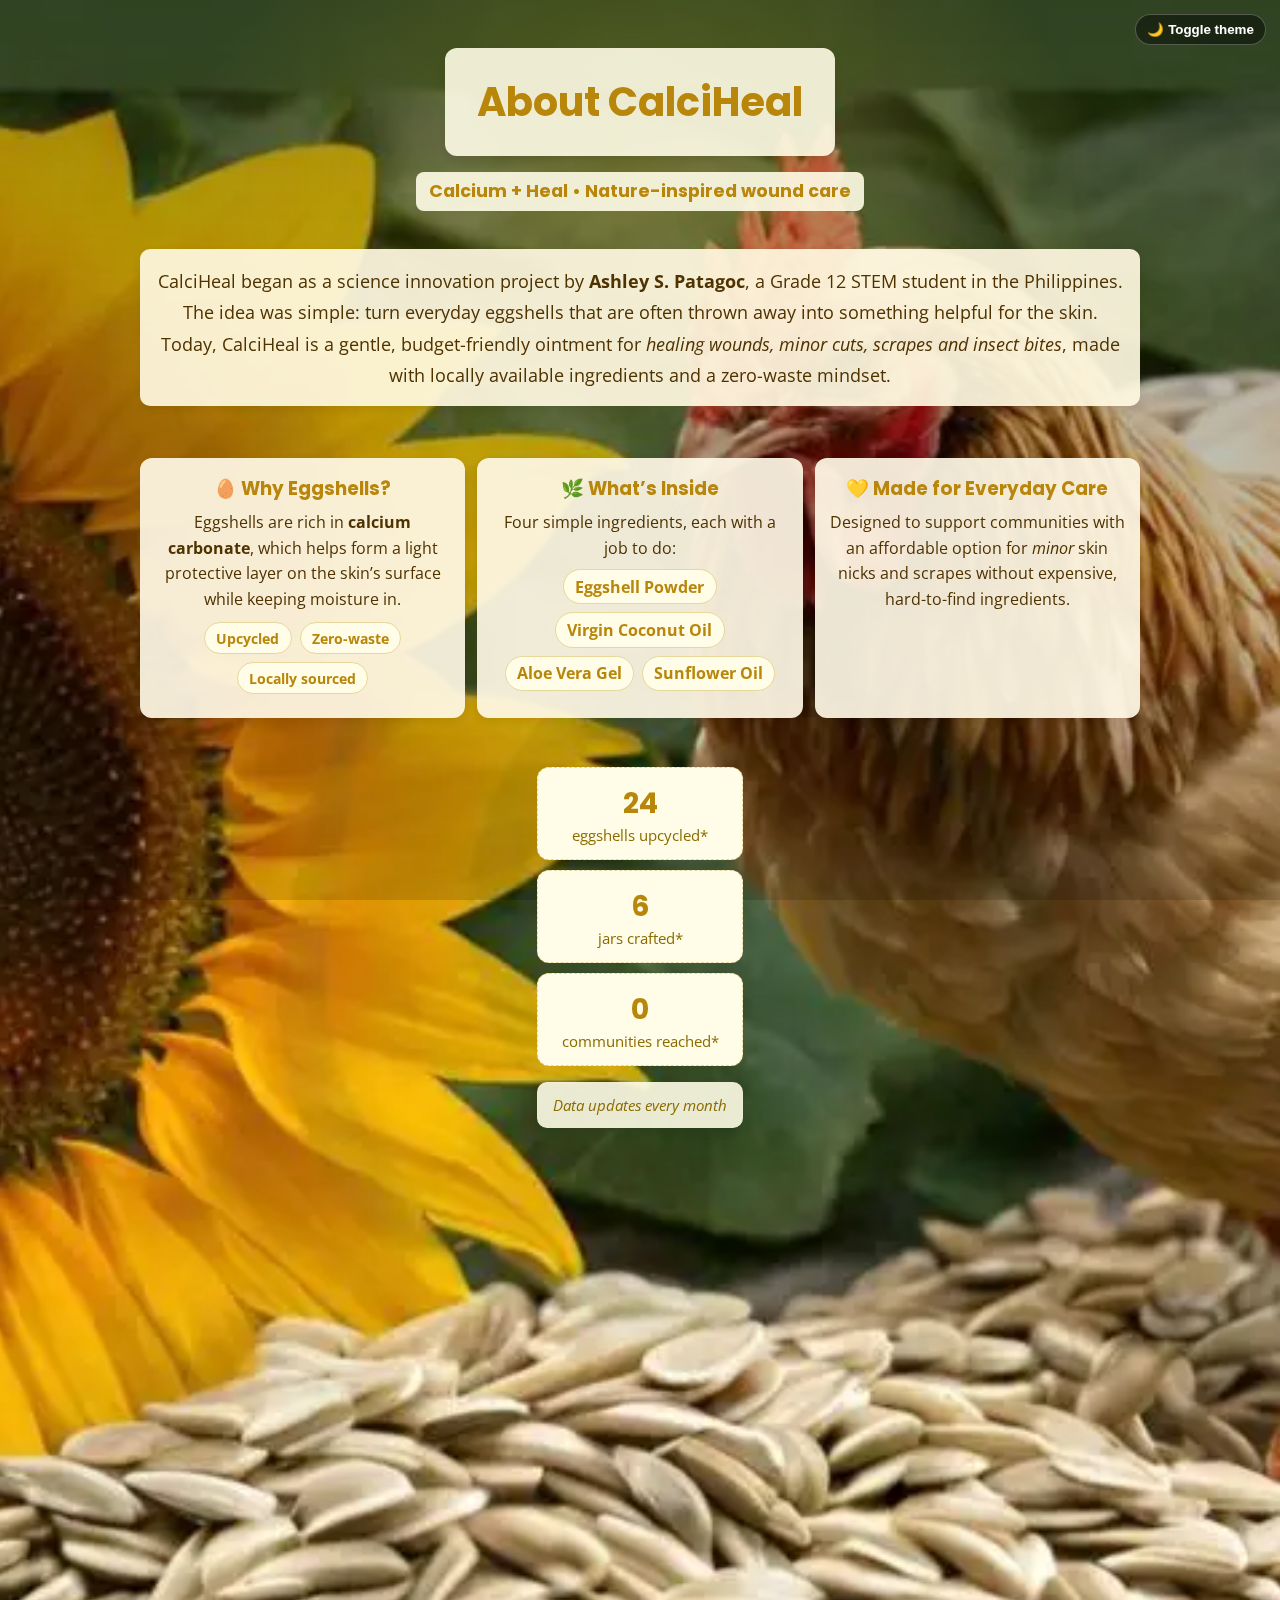
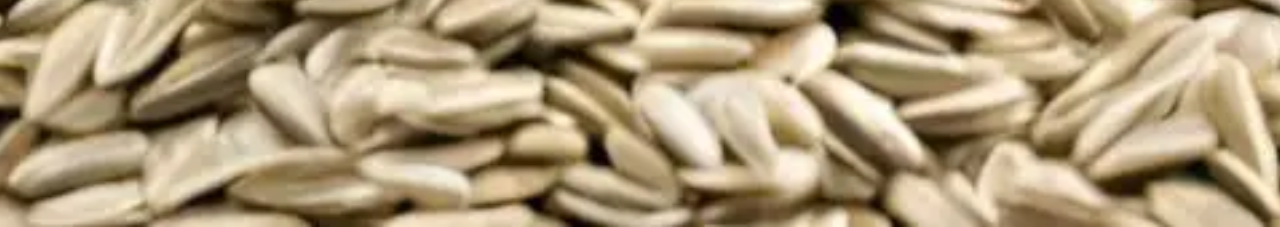
<file: about.html>
<!DOCTYPE html>
<html lang="en">
<head>
  <meta charset="UTF-8" />
  <meta name="viewport" content="width=device-width, initial-scale=1.0"/>
  <title>About – CalciHeal</title>

  <!-- Google Fonts -->
  <link href="https://fonts.googleapis.com/css2?family=Open+Sans&family=Poppins:wght@600&display=swap" rel="stylesheet">

  <style>
    /* =========================
       THEME TOKENS
       ========================= */
    :root{
      /* Light */
      --bg: #fffbea;
      --panel: rgba(255,253,231,.9);
      --panel-solid:#fffef6;
      --text:#4e3200;
      --muted:#8b6b00;
      --accent:#ffd60a;
      --accent-2:#ffc300;

      --chip-bg:#fffde7; --chip-br:#e7d79a;
      --card-bg:rgba(255,249,230,.92);
      --card2-bg:rgba(255,248,225,.92);
      --step-bg:#fffdf0;
      --stat-bg:#fffde7; --stat-br:#e7d79a;

      --shadow-sm:0 4px 10px rgba(0,0,0,.08);
      --shadow-md:0 6px 14px rgba(0,0,0,.1);
      --shadow-lg:0 10px 24px rgba(0,0,0,.18);
      --ring:0 0 0 3px rgba(234,179,8,.35);
      --link:#b8860b;
    }

    body[data-theme="dark"]{
      /* Dark */
      --bg:#0f0f0f;
      --panel: rgba(0,0,0,.55);
      --panel-solid:#121212;
      --text:#f3f4f6;
      --muted:#cbd5e1;
      --accent:#facc15;
      --accent-2:#eab308;

      --chip-bg:#262626; --chip-br:#333333;
      --card-bg:#1f1f1f;
      --card2-bg:#1a1a1a;
      --step-bg:#1f1f1f;
      --stat-bg:#1a1a1a; --stat-br:#333333;

      --shadow-sm:0 4px 12px rgba(0,0,0,.35);
      --shadow-md:0 6px 16px rgba(0,0,0,.4);
      --shadow-lg:0 10px 28px rgba(0,0,0,.5);
      --ring:0 0 0 3px rgba(250,204,21,.35);
      --link:#facc15;
    }

    /* =========================
       BASE
       ========================= */
    *{box-sizing:border-box}
    body{
      margin:0; font-family:'Open Sans',sans-serif; color:var(--text);
      display:flex; flex-direction:column; align-items:center; justify-content:center;
      text-align:center; padding:3rem 1rem; min-height:100vh;
      background-image:url("Image/chicksf.webp"); background-repeat:no-repeat; background-size:cover; background-position:center;
      opacity:0; transition:opacity .8s ease-in-out;
      position:relative;
    }
    /* dark overlay on bg photo for readability */
    body::before{
      content:""; position:fixed; inset:0; pointer-events:none;
      background:
        radial-gradient(60% 60% at 50% 20%, rgba(255,214,10,.22), transparent 60%),
        linear-gradient(to bottom, rgba(0,0,0,.35), rgba(0,0,0,.15));
      transition: background .3s ease; z-index:-1;
    }
    body[data-theme="dark"]::before{
      background:
        radial-gradient(60% 60% at 50% 20%, rgba(250,204,21,.18), transparent 60%),
        linear-gradient(to bottom, rgba(0,0,0,.6), rgba(0,0,0,.4));
    }
    body.fade-in{opacity:1}

    /* theme toggle */
    .theme-toggle{
      position:fixed; right:14px; top:14px; z-index:10;
      display:inline-flex; align-items:center; gap:8px;
      padding:.45rem .7rem; border-radius:999px; font-weight:700; cursor:pointer;
      background: rgba(0,0,0,.45); color:#fff; border:1px solid rgba(255,255,255,.25);
      backdrop-filter: blur(4px);
    }
    body[data-theme="dark"] .theme-toggle{
      background: rgba(255,255,255,.12); color:#fff; border-color: rgba(255,255,255,.25);
    }
    .theme-toggle:focus-visible{outline:var(--ring)}

    /* =========================
       CONTENT BLOCKS
       ========================= */
    .heading-box{
      background-color:var(--panel); padding:1.5rem 2rem; border-radius:12px; box-shadow:var(--shadow-sm); margin-bottom:1rem
    }
    .heading-box h1{margin:0; font-size:2.5rem; font-family:'Poppins',sans-serif; color:var(--link)}

    .subtext{
      font-size:1.1rem; font-weight:700; font-family:'Poppins',sans-serif; color:#a67600;
      color:var(--link);
      margin:0 0 1.25rem; background:var(--panel); padding:.4rem .8rem; border-radius:8px; display:inline-block
    }

    .section{max-width:1000px; margin:0 auto 1.2rem}
    .lead{
      font-size:1.15rem; line-height:1.7; background:var(--card2-bg); color:var(--text);
      padding:1rem; border-radius:10px; box-shadow:var(--shadow-sm)
    }

    .cards{display:grid; grid-template-columns:repeat(auto-fit,minmax(240px,1fr)); gap:12px; margin:14px auto}
    .card{background:var(--card-bg); padding:14px; border-radius:12px; box-shadow:var(--shadow-sm); color:var(--text)}
    .card h3{margin:.2rem 0 .5rem; font-family:'Poppins',sans-serif; color:var(--link); font-size:1.15rem}
    .card p{margin:.25rem 0 0; font-size:1rem; line-height:1.6; color:var(--text)}

    .badges{display:flex; flex-wrap:wrap; gap:.5rem; justify-content:center; margin:.6rem 0}
    .badge{background:var(--chip-bg); border:1px solid var(--chip-br); color:var(--link); border-radius:999px; padding:.35rem .7rem; font-size:.9rem; font-weight:700}

    /* Ingredient chips with tooltips */
    .chips{display:flex; flex-wrap:wrap; gap:.5rem; justify-content:center; margin-top:.5rem}
    .chip{
      position:relative; background:var(--chip-bg); border:1px solid var(--chip-br); color:var(--link);
      border-radius:999px; padding:.35rem .7rem; font-weight:700; cursor:default
    }
    .chip[data-tip]:hover::after{
      content:attr(data-tip); position:absolute; left:50%; transform:translateX(-50%); bottom:calc(100% + 8px);
      white-space:nowrap; background:#1f2937; color:#fff; font-size:.85rem; padding:.35rem .5rem; border-radius:6px; box-shadow:var(--shadow-md);
    }
    body[data-theme="dark"] .chip[data-tip]:hover::after{ background:#111827 }

    /* How-to steps */
    .howto{counter-reset:step; padding:0}
    .howto li{
      list-style:none; text-align:left; background:var(--card2-bg); margin:.5rem 0; padding:.75rem .9rem;
      border-radius:10px; display:flex; align-items:center; color:var(--text); box-shadow:var(--shadow-sm)
    }
    .howto li::before{
      counter-increment:step; content:counter(step);
      display:inline-grid; place-items:center; width:28px; height:28px; flex:0 0 28px;
      margin-right:.6rem; border-radius:999px; background:var(--accent); color:#3a2a00; font-weight:700
    }
    .note{
      font-size:.95rem; color:var(--muted); background:var(--panel); padding:.8rem 1rem; border-radius:10px; margin-top:.5rem;
      box-shadow:var(--shadow-sm)
    }

    /* Stats */
    .stats{display:grid; grid-template-columns:repeat(auto-fit,minmax(180px,1fr)); gap:10px; margin:1rem auto}
    .stat{background:var(--stat-bg); border:1px dashed var(--stat-br); border-radius:12px; padding:14px}
    .stat .num{font-family:'Poppins',sans-serif; font-size:1.8rem; font-weight:700; color:var(--link)}
    .stat .label{font-size:.95rem; color:var(--muted)}

    /* FAQ (native details/summary) */
    .faq{max-width:900px; text-align:left; margin:1rem auto}
    details{background:var(--card-bg); border-radius:10px; padding:.8rem 1rem; margin:.5rem 0; box-shadow:0 2px 6px rgba(0,0,0,.06)}
    details[open]{background:var(--card2-bg)}
    summary{cursor:pointer; font-weight:700; color:var(--link)}

    /* Buttons */
    .btn-row{display:flex; gap:.6rem; justify-content:center; flex-wrap:wrap; margin-top:1.2rem}
    .btn{
      padding:.75rem 1.2rem; background:var(--chip-bg); color:var(--link);
      border:1px solid var(--chip-br); border-radius:8px; font-size:1rem; cursor:pointer; transition:background .2s, box-shadow .2s
    }
    .btn:hover{background:var(--panel)}
    .btn--primary{
      background:var(--accent); color:#3a2a00; font-weight:700; border:none;
      box-shadow:0 6px 18px rgba(255,215,0,.3)
    }
    .btn--primary:hover{background:var(--accent-2)}

    /* Scroll-reveal */
    .reveal{opacity:0; transform:translateY(16px); transition:opacity .6s ease, transform .6s ease}
    .reveal.on{opacity:1; transform:none}
  </style>
</head>
<body>
  <button class="theme-toggle" id="themeToggle" type="button" aria-label="Toggle theme">🌙 Toggle theme</button>

  <div class="heading-box reveal">
    <h1>About CalciHeal</h1>
  </div>
  <div class="subtext reveal">Calcium + Heal • Nature-inspired wound care</div>

  <!-- Story -->
  <section class="section reveal">
    <p class="lead">
      CalciHeal began as a science innovation project by <strong>Ashley S. Patagoc</strong>, a Grade 12 STEM student in the Philippines.
      The idea was simple: turn everyday eggshells that are often thrown away into something helpful for the skin.
      Today, CalciHeal is a gentle, budget-friendly ointment for <em>healing wounds, minor cuts, scrapes and insect bites</em>,
      made with locally available ingredients and a zero-waste mindset.
    </p>
  </section>

  <!-- Why Eggshells / What's Inside / Everyday Care -->
  <section class="section">
    <div class="cards reveal">
      <div class="card">
        <h3>🥚 Why Eggshells?</h3>
        <p>Eggshells are rich in <strong>calcium carbonate</strong>, which helps form a light protective layer on the skin’s surface while keeping moisture in.</p>
        <div class="badges">
          <span class="badge">Upcycled</span>
          <span class="badge">Zero-waste</span>
          <span class="badge">Locally sourced</span>
        </div>
      </div>
      <div class="card">
        <h3>🌿 What’s Inside</h3>
        <p>Four simple ingredients, each with a job to do:</p>
        <div class="chips">
          <span class="chip" data-tip="Lightly mineralizes the surface">Eggshell Powder</span>
          <span class="chip" data-tip="Antibacterial & Naturally rich in lauric acid">Virgin Coconut Oil</span>
          <span class="chip" data-tip="Soothes & cools the skin">Aloe Vera Gel</span>
          <span class="chip" data-tip="Helps support the skin barrier">Sunflower Oil</span>
        </div>
      </div>
      <div class="card">
        <h3>💛 Made for Everyday Care</h3>
        <p>Designed to support communities with an affordable option for <em>minor</em> skin nicks and scrapes without expensive, hard-to-find ingredients.</p>
      </div>
    </div>
  </section>

  <!-- Impact counters -->
  <section class="section reveal">
    <div class="stats">
      <div class="stat">
        <div class="num" data-target="36">0</div>
        <div class="label">eggshells upcycled*</div>
      </div>
      <div class="stat">
        <div class="num" data-target="10">0</div>
        <div class="label">jars crafted*</div>
      </div>
      <div class="stat">
        <div class="num" data-target="2">0</div>
        <div class="label">communities reached*</div>
      </div>
    </div>
    <p class="note" style="margin-top:.3rem"><em>Data updates every month</em></p>
  </section>

  <!-- How to use -->
  <section class="section reveal">
    <h3 class="subtext" style="margin-bottom:.8rem">How to Use</h3>
    <ol class="howto">
      <li><strong>Clean</strong> the minor wound gently with water. Pat dry.</li>
      <li><strong>Apply</strong> a thin layer of CalciHeal on the area.</li>
      <li><strong>Cover (optional)</strong> with a clean bandage if needed.</li>
      <li><strong>Reapply</strong> 1–2× daily until the skin settles.</li>
    </ol>
    <p class="note">
      <strong>Safety first:</strong> For <em>minor</em> skin issues only. Do not use on deep cuts, burns, infected or large wounds.
      Stop use if irritation occurs. When in doubt, consult a healthcare professional.
    </p>
  </section>

  <!-- Founder credit -->
  <section class="section reveal">
    <div class="card" style="margin:0 auto; max-width:700px">
      <h3>👩‍🔬 Student-Led, Community-Driven</h3>
      <p>
        Created by <strong>Ashley S. Patagoc</strong>, Grade 12 STEM.
        CalciHeal reflects a love for science, sustainability, and practical solutions anyone can use at home.
      </p>
    </div>
  </section>

  <!-- Single Actions Row -->
  <div class="btn-row reveal">
    <button onclick="goBackToMain()" class="btn">← Back to Home</button>
    <a href="shop.html" class="btn btn--primary">Order CalciHeal</a>
  </div>

  <script>
    // Theme init: respect system preference & saved choice
    (function initTheme(){
      const saved = localStorage.getItem('theme');
      const prefersDark = window.matchMedia && window.matchMedia('(prefers-color-scheme: dark)').matches;
      const theme = saved || (prefersDark ? 'dark' : 'light');
      document.body.setAttribute('data-theme', theme);
    })();
    document.getElementById('themeToggle').addEventListener('click', ()=>{
      const cur = document.body.getAttribute('data-theme');
      const next = cur === 'dark' ? 'light' : 'dark';
      document.body.setAttribute('data-theme', next);
      localStorage.setItem('theme', next);
    });

    // Fade-in on load
    window.addEventListener("DOMContentLoaded", () => {
      document.body.classList.add("fade-in");
    });

    // Back button with smooth fade-out
    function goBackToMain() {
      document.body.classList.remove("fade-in");
      document.body.style.opacity = 0;
      setTimeout(() => { window.location.href = "index.html"; }, 500);
    }

    // Smooth fade between pages
    document.querySelectorAll('a[href]').forEach(link => {
      link.addEventListener('click', function (e) {
        const href = this.getAttribute('href');
        if (href && !href.startsWith("#") && !this.target) {
          e.preventDefault();
          document.body.classList.remove("fade-in");
          document.body.style.opacity = 0;
          setTimeout(() => { window.location.href = href; }, 350);
        }
      });
    });

    // Scroll reveal
    const observer = new IntersectionObserver((entries)=>{
      entries.forEach(entry=>{
        if(entry.isIntersecting){
          entry.target.classList.add('on');
          observer.unobserve(entry.target);
        }
      });
    }, {threshold: 0.12});
    document.querySelectorAll('.reveal').forEach(el=>observer.observe(el));

    // Animated counters
    const counters = document.querySelectorAll('.num[data-target]');
    const countersObserver = new IntersectionObserver((entries)=>{
      entries.forEach(entry=>{
        if(!entry.isIntersecting) return;
        const el = entry.target;
        const target = parseInt(el.getAttribute('data-target'), 10) || 0;
        const duration = 1200;
        const start = performance.now();

        function tick(now){
          const p = Math.min((now - start) / duration, 1);
          const val = Math.floor(target * p);
          el.textContent = val.toLocaleString('en-PH');
          if(p < 1){ requestAnimationFrame(tick); }
        }
        requestAnimationFrame(tick);
        countersObserver.unobserve(el);
      });
    }, {threshold: 0.25});
    counters.forEach(el=>countersObserver.observe(el));
  </script>
</body>
</html>
</file>
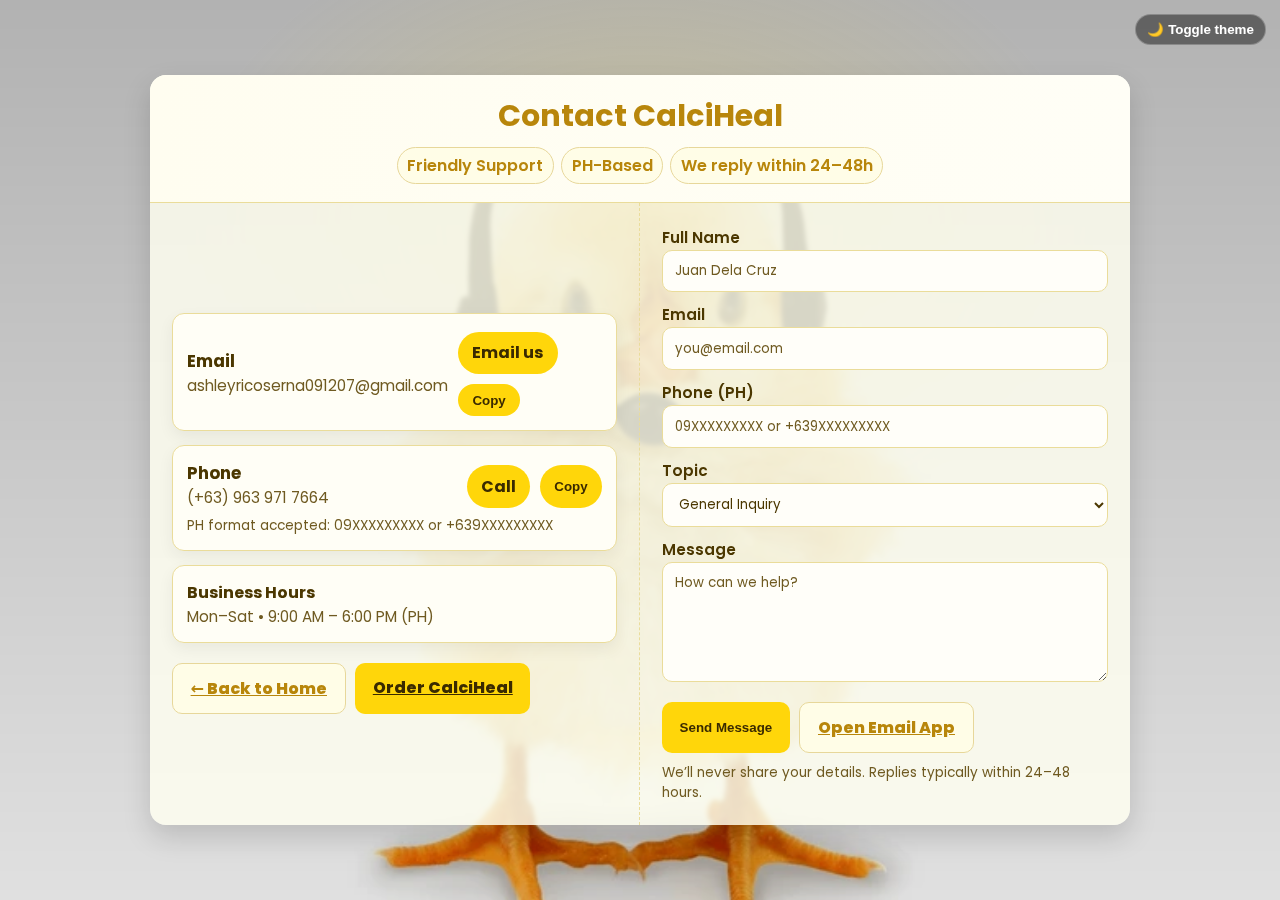
<file: contact.html>
<!DOCTYPE html>
<html lang="en">
<head>
  <meta charset="UTF-8"/>
  <meta name="viewport" content="width=device-width, initial-scale=1.0"/>
  <title>Contact – CalciHeal</title>
  <link href="https://fonts.googleapis.com/css2?family=Poppins:wght@400;600&display=swap" rel="stylesheet">

  <style>
    /* =========================
       THEME TOKENS
       ========================= */
    :root{
      /* Light */
      --ink:#4b3700;
      --muted:#6f5a21;
      --gold:#ffd60a;
      --gold-2:#ffc300;

      --panel: rgba(255, 255, 240, .82);
      --panel-solid:#fffef9;

      --chip:#fffde7;
      --chip-br:#e7d79a;

      --surface-1:#fffef6;
      --surface-2:#fffdf0;

      --br:#eadc9a;

      --link:#b8860b;
      --shadow-sm:0 6px 16px rgba(0,0,0,.06);
      --shadow-md:0 12px 28px rgba(0,0,0,.15);
      --ring:0 0 0 3px rgba(234,179,8,.35);
    }

    body[data-theme="dark"]{
      /* Dark */
      --ink:#f3f4f6;
      --muted:#cbd5e1;
      --gold:#facc15;
      --gold-2:#eab308;

      --panel: rgba(0,0,0,.55);
      --panel-solid:#141414;

      --chip:#262626;
      --chip-br:#333333;

      --surface-1:#1f1f1f;
      --surface-2:#262626;

      --br:#333333;

      --link:#facc15;
      --shadow-sm:0 8px 18px rgba(0,0,0,.28);
      --shadow-md:0 12px 28px rgba(0,0,0,.4);
      --ring:0 0 0 3px rgba(250,204,21,.35);
    }

    *{box-sizing:border-box}
    body{
      margin:0; font-family:'Poppins',system-ui,sans-serif; color:var(--ink);
      min-height:100vh; display:flex; align-items:center; justify-content:center;
      background-image:url("Image/cc3.webp"); background-size:60%; background-position:center calc(50% + 1cm);
      background-repeat:no-repeat; background-attachment:fixed;
      padding:24px; opacity:0; transition:opacity .6s ease-in-out;
      position:relative;
    }
    /* Dark overlay on bg image for readability */
    body::before{
      content:""; position:fixed; inset:0; pointer-events:none; z-index:-1;
      background:
        radial-gradient(60% 60% at 50% 25%, rgba(255,214,10,.18), transparent 60%),
        linear-gradient(to bottom, rgba(0,0,0,.30), rgba(0,0,0,.12));
      transition: background .3s ease;
    }
    body[data-theme="dark"]::before{
      background:
        radial-gradient(60% 60% at 50% 25%, rgba(250,204,21,.15), transparent 60%),
        linear-gradient(to bottom, rgba(0,0,0,.60), rgba(0,0,0,.35));
    }
    body.fade-in{opacity:1}

    /* Theme toggle */
    .theme-toggle{
      position:fixed; right:14px; top:14px; z-index:20;
      display:inline-flex; align-items:center; gap:8px;
      padding:.45rem .7rem; border-radius:999px; font-weight:700; cursor:pointer;
      background: rgba(0,0,0,.45); color:#fff; border:1px solid rgba(255,255,255,.25);
      backdrop-filter: blur(4px);
    }
    body[data-theme="dark"] .theme-toggle{
      background: rgba(255,255,255,.12); color:#fff; border-color: rgba(255,255,255,.25);
    }
    .theme-toggle:focus-visible{outline:var(--ring)}

    .wrap{
      width:100%; max-width:980px; background:var(--panel); backdrop-filter:blur(2px);
      border-radius:16px; box-shadow:var(--shadow-md); overflow:hidden;
    }
    .header{
      padding:18px 22px; text-align:center; background:linear-gradient(90deg,var(--surface-2),var(--surface-1));
      border-bottom:1px solid var(--br);
    }
    .header h1{margin:0; font-size:1.9rem; color:var(--link)}
    .content{
      display:grid; grid-template-columns: 1fr 1fr; gap:0; align-items:stretch;
      background:transparent;
    }
    .left, .right{padding:22px}
    .left{
      border-right:1px dashed var(--br); display:flex; flex-direction:column; gap:14px; justify-content:center
    }

    .card{
      border:1px solid var(--br); border-radius:12px; background:var(--surface-1); padding:14px;
      box-shadow:var(--shadow-sm); color:var(--ink)
    }
    .row{display:flex; align-items:center; justify-content:space-between; gap:10px}
    .row strong{font-size:1.05rem; color:var(--ink)}
    .cta{
      display:inline-flex; align-items:center; gap:.5rem; padding:.55rem .9rem; border-radius:999px;
      background:var(--gold); color:#3a2a00; text-decoration:none; font-weight:700; border:none; cursor:pointer;
      transition:transform .15s, box-shadow .15s, background .2s ease;
    }
    body[data-theme="dark"] .cta{ color:#111827 }
    .cta:hover{background:var(--gold-2)}
    .cta:active{transform:translateY(1px)}
    .muted{font-size:.95rem; color:var(--muted)}
    .chips{display:flex; flex-wrap:wrap; gap:.45rem}
    .chip{background:var(--chip); border:1px solid var(--chip-br); color:var(--link); border-radius:999px; padding:.3rem .6rem; font-weight:600}

    /* Form */
    form{display:grid; gap:10px}
    label{font-weight:600; font-size:.95rem; color:var(--ink)}
    input, textarea, select{
      width:100%; padding:.65rem .75rem; border-radius:10px;
      border:1px solid var(--br); background:var(--panel-solid); color:var(--ink); font-family:inherit
    }
    input::placeholder, textarea::placeholder{color:var(--muted)}
    textarea{min-height:120px; resize:vertical}
    .btn-row{display:flex; gap:.6rem; flex-wrap:wrap; margin-top:.2rem}
    .btn{padding:.75rem 1.1rem; border-radius:10px; border:none; cursor:pointer; font-weight:800}
    .btn--gold{background:var(--gold); color:#3a2a00}
    body[data-theme="dark"] .btn--gold{ color:#111827 }
    .btn--gold:hover{background:var(--gold-2)}
    .btn--ghost{background:var(--chip); border:1px solid var(--chip-br); color:var(--link)}
    .help{font-size:.85rem; color:var(--muted)}

    /* Toast */
    .toast{
      position:fixed; left:50%; bottom:22px; transform:translateX(-50%); background:#3a2a00; color:#fff;
      padding:.55rem .8rem; border-radius:8px; box-shadow:0 8px 18px rgba(0,0,0,.25); opacity:0; pointer-events:none;
      transition:opacity .25s ease, transform .25s ease;
    }
    body[data-theme="dark"] .toast{ background:#111827 }
    .toast.show{opacity:1; transform:translate(-50%, -4px)}

    /* Responsive */
    @media (max-width:900px){
      .content{grid-template-columns:1fr}
      .left{border-right:none; border-bottom:1px dashed var(--br)}
    }
  </style>
</head>
<body>
  <button class="theme-toggle" id="themeToggle" type="button" aria-label="Toggle theme">🌙 Toggle theme</button>

  <div class="wrap" role="region" aria-label="Contact CalciHeal">
    <div class="header">
      <h1>Contact CalciHeal</h1>
      <div class="chips" style="justify-content:center; margin-top:.5rem">
        <span class="chip">Friendly Support</span>
        <span class="chip">PH-Based</span>
        <span class="chip">We reply within 24–48h</span>
      </div>
    </div>

    <div class="content">
      <!-- LEFT: Quick contact -->
      <section class="left">
        <div class="card">
          <div class="row">
            <div>
              <strong>Email</strong>
              <div class="muted">ashleyricoserna091207@gmail.com</div>
            </div>
            <div class="btn-row">
              <a class="cta" href="mailto:ashleyricoserna091207@gmail.com?subject=CalciHeal%20Inquiry">Email us</a>
              <button class="cta" type="button" data-copy="email">Copy</button>
            </div>
          </div>
        </div>

        <div class="card">
          <div class="row">
            <div>
              <strong>Phone</strong>
              <div class="muted">(+63) 963 971 7664</div>
            </div>
            <div class="btn-row">
              <a class="cta" href="tel:+639639717664">Call</a>
              <button class="cta" type="button" data-copy="phone">Copy</button>
            </div>
          </div>
          <div class="help" style="margin-top:.4rem">PH format accepted: 09XXXXXXXXX or +639XXXXXXXXX</div>
        </div>

        <div class="card">
          <strong>Business Hours</strong>
          <div class="muted">Mon–Sat • 9:00 AM – 6:00 PM (PH)</div>
        </div>

        <div class="btn-row" style="margin-top:.4rem">
          <a class="btn btn--ghost" href="index.html">← Back to Home</a>
          <a class="btn btn--gold" href="shop.html">Order CalciHeal</a>
        </div>
      </section>

      <!-- RIGHT: Form -->
      <section class="right" aria-label="Send us a message">
        <form id="contactForm" action="https://formspree.io/f/myzdykno" method="POST" novalidate>
          <input type="hidden" name="form" value="contact" />
          <input type="hidden" name="_subject" value="New Contact Message — CalciHeal" />
          <!-- <input type="hidden" name="_redirect" value="thankyou.html" /> -->

          <div>
            <label for="name">Full Name</label>
            <input id="name" name="name" type="text" placeholder="Juan Dela Cruz" required>
          </div>

          <div>
            <label for="email">Email</label>
            <input id="email" name="email" type="email" placeholder="you@email.com" required>
          </div>

          <div>
            <label for="phone">Phone (PH)</label>
            <input
              id="phone" name="phone" type="tel"
              placeholder="09XXXXXXXXX or +639XXXXXXXXX"
              pattern="^(?:\\+?63|0)9\\d{9}$"
              title="Use 09XXXXXXXXX, +639XXXXXXXXX, or 639XXXXXXXXX"
              required
            >
          </div>

          <div>
            <label for="topic">Topic</label>
            <select id="topic" name="topic">
              <option>General Inquiry</option>
              <option>Bulk Order</option>
              <option>Retail / Reseller</option>
              <option>Feedback</option>
              <option>Other</option>
            </select>
          </div>

          <div>
            <label for="message">Message</label>
            <textarea id="message" name="message" placeholder="How can we help?" required></textarea>
          </div>

          <div class="btn-row">
            <button class="btn btn--gold" type="submit" id="sendBtn">Send Message</button>
            <a class="btn btn--ghost" href="mailto:ashleyricoserna091207@gmail.com?subject=CalciHeal%20Inquiry">Open Email App</a>
          </div>
          <div class="help">We’ll never share your details. Replies typically within 24–48 hours.</div>
        </form>
      </section>
    </div>
  </div>

  <div class="toast" id="toast" role="status" aria-live="polite">Copied!</div>

  <script>
    // ========== Theme init: respect system pref & persist ==========
    (function initTheme(){
      const saved = localStorage.getItem('theme');
      const prefersDark = window.matchMedia && window.matchMedia('(prefers-color-scheme: dark)').matches;
      const theme = saved || (prefersDark ? 'dark' : 'light');
      document.body.setAttribute('data-theme', theme);
    })();
    document.getElementById('themeToggle').addEventListener('click', ()=>{
      const cur = document.body.getAttribute('data-theme');
      const next = cur === 'dark' ? 'light' : 'dark';
      document.body.setAttribute('data-theme', next);
      localStorage.setItem('theme', next);
    });

    // Page fade-in
    window.addEventListener('DOMContentLoaded', ()=> {
      document.body.classList.add('fade-in');
    });

    // Copy buttons
    const toast = document.getElementById('toast');
    function showToast(msg='Copied!'){
      toast.textContent = msg;
      toast.classList.add('show');
      setTimeout(()=> toast.classList.remove('show'), 1200);
    }
    document.querySelector('[data-copy="email"]').addEventListener('click', ()=>{
      navigator.clipboard.writeText('ashleyricoserna091207@gmail.com').then(()=> showToast('Email copied'));
    });
    document.querySelector('[data-copy="phone"]').addEventListener('click', ()=>{
      navigator.clipboard.writeText('+639639717664').then(()=> showToast('Phone copied'));
    });

    // Friendly form UX (keeps Formspree action)
    const form = document.getElementById('contactForm');
    const sendBtn = document.getElementById('sendBtn');
    form.addEventListener('submit', (e)=>{
      if(!form.checkValidity()){
        e.preventDefault();
        showToast('Please complete the required fields.');
        return;
      }
      sendBtn.disabled = true;
      sendBtn.textContent = 'Sending...';
    });
  </script>
</body>
</html>
</file>
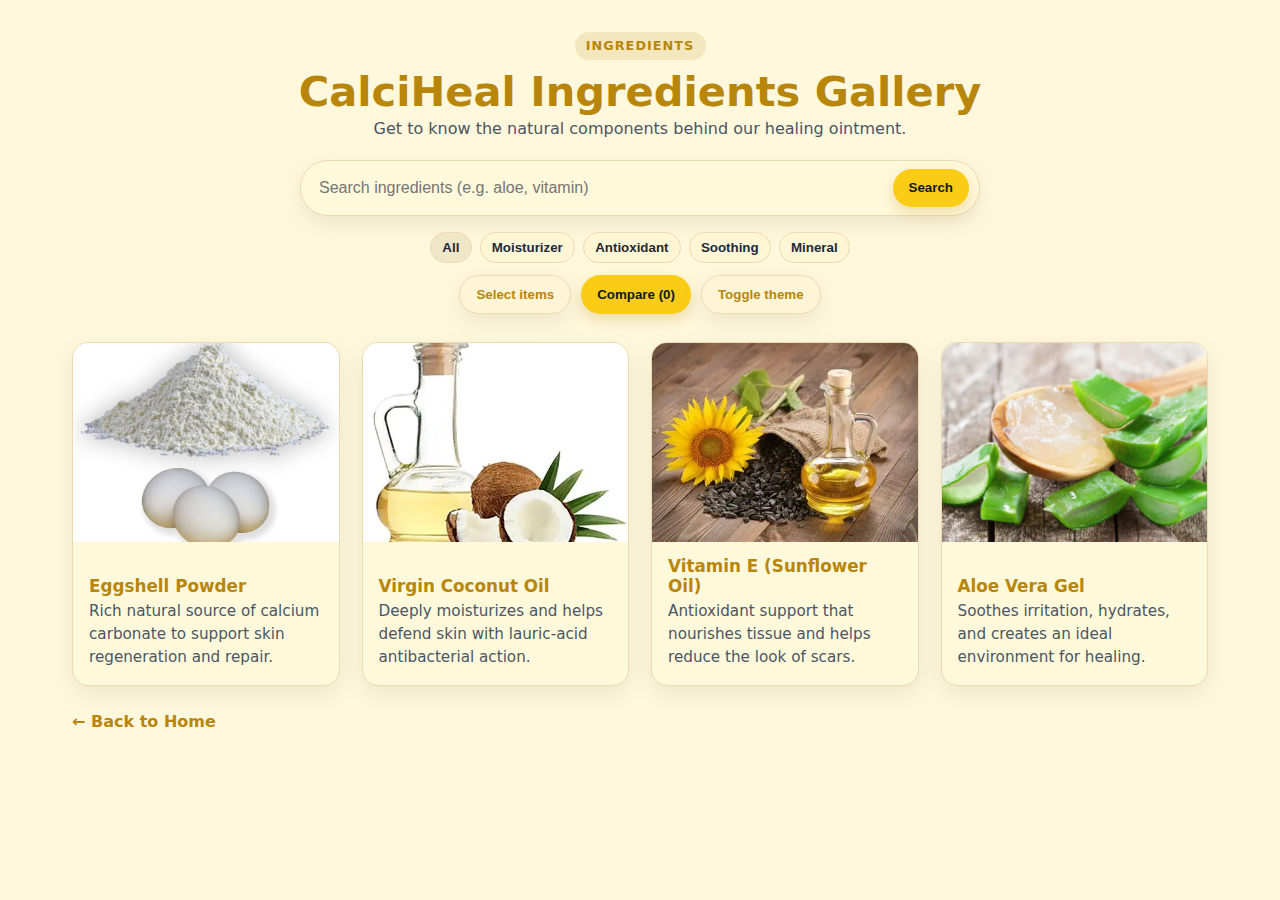
<file: gallery.html>
<!DOCTYPE html>
<html lang="en">
<head>
  <meta charset="UTF-8" />
  <meta name="viewport" content="width=device-width, initial-scale=1" />
  <title>Gallery – CalciHeal</title>
  <meta name="description" content="Meet the natural ingredients behind CalciHeal and learn how each one helps your skin recover." />

  <style>
    /* =====================
       THEME TOKENS
       ===================== */
    :root{
      /* Light theme defaults */
      --bg:#fff8dc;           /* page background */
      --card:#fff9db;         /* card & modal surfaces */
      --ink:#1f2937;          /* main text (dark) */
      --muted:#4b5563;        /* secondary text */
      --brand:#b8860b;        /* golden accent */
      --ring: rgba(184,134,11,.35);
      --shadow: 0 8px 24px rgba(0,0,0,.08);
      --radius:16px;

      /* Unify borders & chips so they adapt */
      --border:#eadbb0;
      --chip-bg:#fff6d5;
      --chip-active:#f0e6c8;
      --btn-muted-bg:#fff5d6;
      --btn-ink:#111827;      /* button label color on brand bg */
      --link:#b8860b;
    }

    body[data-theme="dark"]{
      /* Dark theme flips */
      --bg:#141414;
      --card:#1f1f1f;
      --ink:#f9fafb;          /* text now light */
      --muted:#d1d5db;
      --brand:#facc15;        /* brighter gold for contrast */
      --ring: rgba(234,179,8,.35);

      --border:#333333;
      --chip-bg:#262626;
      --chip-active:#333333;
      --btn-muted-bg:#2a2a2a;
      --btn-ink:#111827;      /* still dark on gold (best contrast) */
      --link:#facc15;
    }

    /* =====================
       BASE LAYOUT
       ===================== */
    *{box-sizing:border-box}
    html,body{height:100%}
    body{
      margin:0;
      font-family: ui-sans-serif, system-ui, -apple-system, Segoe UI, Roboto, "Helvetica Neue", Arial, "Apple Color Emoji", "Segoe UI Emoji";
      background: var(--bg);
      color: var(--ink);
      -webkit-font-smoothing: antialiased;
      -moz-osx-font-smoothing: grayscale;
    }

    .container{max-width:1200px;margin:0 auto;padding:clamp(16px,3vw,32px)}

    header{text-align:center;margin-bottom:clamp(16px,3vw,28px)}
    .eyebrow{display:inline-block;font-weight:600;letter-spacing:.08em;text-transform:uppercase;font-size:.8rem;color:var(--brand);background:rgba(184,134,11,.15);padding:.4rem .7rem;border-radius:999px}
    h1{margin:.6rem 0 .25rem;font-size:clamp(1.8rem,4vw,2.6rem);color:var(--brand);line-height:1.1}
    .lede{color:var(--muted);margin:.25rem 0 0}

    /* =====================
       CONTROLS
       ===================== */
    .controls{display:grid;gap:12px;justify-items:center;margin:22px 0 8px}

    .search{display:grid;grid-template-columns:1fr auto;gap:8px;width:min(680px,100%);background:var(--card);border-radius:999px;padding:8px 10px 8px 14px;box-shadow:var(--shadow);align-items:center;border:1px solid var(--border)}
    .search input{appearance:none;border:0;outline:0;background:transparent;padding:8px 4px;font-size:1rem;min-width:0;color:var(--ink)}
    .btn{appearance:none;border:0;padding:.7rem 1rem;border-radius:999px;font-weight:600;background:#facc15;color:#111827;cursor:pointer;transition:transform .12s ease, box-shadow .12s ease;box-shadow:0 6px 14px rgba(184,134,11,.25)}
    .btn:hover{transform:translateY(-1px)}
    .btn:active{transform:translateY(0)}
    .btn:focus-visible{outline:3px solid var(--ring);outline-offset:2px}

    .btn.secondary{background:var(--btn-muted-bg);color:var(--link);border:1px solid var(--border);box-shadow:var(--shadow)}

    .chips{display:flex;flex-wrap:wrap;gap:8px;justify-content:center;margin:4px 0 0}
    .chip{appearance:none;border:1px solid var(--border);background:var(--chip-bg);padding:.45rem .7rem;border-radius:999px;cursor:pointer;font-weight:600;color:var(--ink)}
    .chip[aria-pressed="true"]{background:var(--chip-active)}

    .toolbar{display:flex;gap:10px;flex-wrap:wrap;justify-content:center}

    /* =====================
       GALLERY GRID
       ===================== */
    .gallery{display:grid;gap:clamp(14px,2.5vw,22px);grid-template-columns:repeat(auto-fit,minmax(240px,1fr));margin-top:clamp(12px,2vw,18px)}

    .card{background:var(--card);border-radius:var(--radius);box-shadow:var(--shadow);border:1px solid var(--border);overflow:hidden;display:grid;grid-template-rows:1fr auto;transition:transform .18s ease, box-shadow .18s ease;position:relative}
    .card:hover{transform:translateY(-3px);box-shadow:0 14px 30px rgba(0,0,0,.12)}

    .media{position:relative;aspect-ratio:4/3;overflow:hidden}
    .media img{width:100%;height:100%;object-fit:cover;display:block}

    .content{padding:14px 16px 16px;text-align:left}
    .title{margin:0 0 4px;color:var(--brand);font-size:1.05rem}
    .desc{margin:0;color:var(--muted);font-size:.95rem;line-height:1.5}

    .ghost-link{position:absolute;inset:0;border:0;background:transparent;cursor:pointer}

    .selecting .card{outline:2px dashed var(--ring)}
    .card[data-selected="true"]{box-shadow:0 0 0 3px var(--ring), var(--shadow)}

    .back-link{display:inline-flex;gap:8px;align-items:center;text-decoration:none;color:var(--link);font-weight:700;margin-top:26px}
    .back-link:focus-visible{outline:3px solid var(--ring);outline-offset:3px;border-radius:10px}

    /* =====================
       MODALS
       ===================== */
    dialog.modal{width:min(920px,92vw);border:0;border-radius:var(--radius);padding:0;overflow:hidden;background:var(--card);color:var(--ink);box-shadow:0 30px 80px rgba(0,0,0,.4)}
    dialog::backdrop{background:rgba(0,0,0,.5)}

    .modal__grid{display:grid;grid-template-columns:1.2fr 1fr;min-height:min(80vh,760px)}
    @media (max-width: 860px){ .modal__grid{ grid-template-columns:1fr; min-height:auto; } }

    .modal__media{background:#000;display:grid;place-items:center}
    .modal__media img{width:100%;height:100%;object-fit:cover}

    .modal__body{padding:clamp(18px,2.2vw,28px);position:relative}
    .modal__title{color:var(--brand);margin:0 0 6px;font-size:clamp(1.2rem,2.2vw,1.6rem)}
    .modal__text{color:var(--ink);line-height:1.7}
    .modal__actions{display:flex;gap:8px;margin-top:16px}

    .icon-btn{appearance:none;border:1px solid var(--border);width:38px;height:38px;border-radius:999px;background:var(--card);display:grid;place-items:center;cursor:pointer;box-shadow:var(--shadow);transition:transform .1s ease}
    .icon-btn:hover{transform:translateY(-1px)}
    .icon{width:18px;height:18px;display:inline-block}

    /* Compare dialog */
    dialog.compare{width:min(1000px,95vw);border:0;border-radius:16px;overflow:hidden;background:var(--card);color:var(--ink);box-shadow:0 30px 80px rgba(0,0,0,.4)}
    dialog.compare::backdrop{background:rgba(0,0,0,.5)}
    .compare__wrap{padding:18px}
    .compare__grid{display:grid;grid-template-columns:repeat(auto-fit,minmax(220px,1fr));gap:14px}
    .compare__card{border:1px solid var(--border);border-radius:12px;background:var(--card);padding:12px}
    .compare__card img{width:100%;aspect-ratio:4/3;object-fit:cover;border-radius:10px}
    .compare__title{margin:.4rem 0 .2rem;color:var(--brand)}
    .compare__list{margin:.2rem 0 0;padding-left:18px}

    @media (prefers-reduced-motion: reduce){.card,.btn,.icon-btn{transition:none}}
  </style>
</head>
<body>
  <main class="container">
    <header>
      <span class="eyebrow">Ingredients</span>
      <h1>CalciHeal Ingredients Gallery</h1>
      <p class="lede">Get to know the natural components behind our healing ointment.</p>

      <!-- Search / Filters / Actions -->
      <div class="controls" role="search">
        <form class="search" id="searchForm" onsubmit="event.preventDefault();">
          <input id="q" name="q" type="search" placeholder="Search ingredients (e.g. aloe, vitamin)" autocomplete="off" aria-label="Search ingredients">
          <button class="btn" type="button" onclick="filterCards()">Search</button>
        </form>
        <div class="chips" aria-label="Filter by category">
          <button class="chip" type="button" data-chip="all" aria-pressed="true" onclick="toggleChip(this)">All</button>
          <button class="chip" type="button" data-chip="Moisturizer" aria-pressed="false" onclick="toggleChip(this)">Moisturizer</button>
          <button class="chip" type="button" data-chip="Antioxidant" aria-pressed="false" onclick="toggleChip(this)">Antioxidant</button>
          <button class="chip" type="button" data-chip="Soothing" aria-pressed="false" onclick="toggleChip(this)">Soothing</button>
          <button class="chip" type="button" data-chip="Mineral" aria-pressed="false" onclick="toggleChip(this)">Mineral</button>
        </div>
        <div class="toolbar">
          <button class="btn secondary" type="button" id="selectToggle" aria-pressed="false" onclick="toggleSelectMode()">Select items</button>
          <button class="btn" type="button" id="compareBtn" disabled onclick="openCompare()">Compare (0)</button>
          <button class="btn secondary" type="button" id="themeToggle" onclick="toggleTheme()">Toggle theme</button>
        </div>
      </div>
    </header>

    <section class="gallery" id="gallery" aria-label="Ingredients gallery">
      <!-- Card: Eggshell Powder -->
      <article class="card" data-index="0">
        <div class="media">
          <img src="Image/egg.jpeg" alt="Macro shot of finely ground eggshell powder" loading="lazy" width="800" height="600">
          <button class="ghost-link" aria-label="Open details for Eggshell Powder"></button>
        </div>
        <div class="content">
          <h3 class="title">Eggshell Powder</h3>
          <p class="desc">Rich natural source of calcium carbonate to support skin regeneration and repair.</p>
        </div>
      </article>

      <!-- Card: Virgin Coconut Oil -->
      <article class="card" data-index="1">
        <div class="media">
          <img src="Image/vco.webp" alt="Virgin coconut oil in a glass jar with coconut pieces" loading="lazy" width="800" height="600">
          <button class="ghost-link" aria-label="Open details for Virgin Coconut Oil"></button>
        </div>
        <div class="content">
          <h3 class="title">Virgin Coconut Oil</h3>
          <p class="desc">Deeply moisturizes and helps defend skin with lauric-acid antibacterial action.</p>
        </div>
      </article>

      <!-- Card: Vitamin E (Sunflower Oil) -->
      <article class="card" data-index="2">
        <div class="media">
          <img src="Image/so.webp" alt="Sunflower oil bottle with sunflower in background" loading="lazy" width="800" height="600">
          <button class="ghost-link" aria-label="Open details for Vitamin E (Sunflower Oil)"></button>
        </div>
        <div class="content">
          <h3 class="title">Vitamin E (Sunflower Oil)</h3>
          <p class="desc">Antioxidant support that nourishes tissue and helps reduce the look of scars.</p>
        </div>
      </article>

      <!-- Card: Aloe Vera Gel -->
      <article class="card" data-index="3">
        <div class="media">
          <img src="Image/av.jpg" alt="Fresh aloe vera gel on sliced aloe leaf" loading="lazy" width="800" height="600">
          <button class="ghost-link" aria-label="Open details for Aloe Vera Gel"></button>
        </div>
        <div class="content">
          <h3 class="title">Aloe Vera Gel</h3>
          <p class="desc">Soothes irritation, hydrates, and creates an ideal environment for healing.</p>
        </div>
      </article>
    </section>

    <a href="index.html" class="back-link">← Back to Home</a>
  </main>

  <!-- Accessible modal using <dialog> -->
  <dialog class="modal" id="ingredientModal" aria-labelledby="modalTitle" aria-describedby="modalDescription">
    <div class="modal__grid">
      <figure class="modal__media">
        <img id="modalImage" alt="" />
      </figure>
      <section class="modal__body">
        <h2 id="modalTitle" class="modal__title"></h2>
        <p id="modalDescription" class="modal__text"></p>
        <div class="modal__actions">
          <button class="icon-btn" type="button" title="Previous (←)" aria-label="Previous" id="prevBtn">
            <svg class="icon" viewBox="0 0 24 24" fill="none" xmlns="http://www.w3.org/2000/svg"><path d="M15 6l-6 6 6 6" stroke="currentColor" stroke-width="2" stroke-linecap="round" stroke-linejoin="round"/></svg>
          </button>
          <button class="icon-btn" type="button" title="Next (→)" aria-label="Next" id="nextBtn">
            <svg class="icon" viewBox="0 0 24 24" fill="none" xmlns="http://www.w3.org/2000/svg"><path d="M9 18l6-6-6-6" stroke="currentColor" stroke-width="2" stroke-linecap="round" stroke-linejoin="round"/></svg>
          </button>
          <button class="btn" type="button" id="closeBtn" aria-label="Close">Close</button>
        </div>
      </section>
    </div>
  </dialog>

  <!-- Compare dialog -->
  <dialog class="compare" id="compareDialog" aria-labelledby="compareTitle">
    <div class="compare__wrap">
      <h2 id="compareTitle" class="modal__title">Compare ingredients</h2>
      <div class="compare__grid" id="compareGrid"></div>
      <div style="display:flex;gap:8px;justify-content:flex-end;margin-top:12px">
        <button class="btn secondary" id="clearBtn">Clear</button>
        <button class="btn" id="closeCompareBtn">Close</button>
      </div>
    </div>
  </dialog>

  <script>
    // ===== Data model for modal + compare content =====
    const items = [
      {
        title: 'Eggshell Powder',
        image: 'image/egg.jpeg',
        alt: 'Macro shot of finely ground eggshell powder',
        category: 'Mineral',
        bullets: ['Calcium carbonate supports regeneration', 'Aids blood clotting', 'Strengthens new skin formation'],
        description: `Eggshell powder is a rich, natural source of calcium carbonate, which helps boost skin regeneration and collagen production. The calcium aids in blood clotting, promotes faster tissue repair, and strengthens new skin formation. It also upcycles kitchen waste into healing power.`,
      },
      {
        title: 'Virgin Coconut Oil',
        image: 'image/vco.webp',
        alt: 'Virgin coconut oil in a glass jar with coconut pieces',
        category: 'Moisturizer',
        bullets: ['Lauric acid antibacterial action', 'Deep moisturization', 'Protective barrier for wounds'],
        description: `Virgin coconut oil (VCO) contains medium-chain fatty acids like lauric acid with antibacterial properties. It deeply moisturizes the skin, creates a protective barrier, and helps prevent infection while supporting faster wound closure—gentle enough for sensitive skin.`,
      },
      {
        title: 'Vitamin E (Sunflower Oil)',
        image: 'image/so.webp',
        alt: 'Sunflower oil bottle with sunflower in background',
        category: 'Antioxidant',
        bullets: ['Potent antioxidant support', 'Helps reduce scar formation', 'Maintains elasticity'],
        description: `Vitamin E is a potent antioxidant that supports skin cell regeneration and helps reduce scar formation. In CalciHeal, it comes from non‑comedogenic sunflower oil, rich in essential fatty acids to nourish tissues and maintain elasticity.`,
      },
      {
        title: 'Aloe Vera Gel',
        image: 'image/av.jpg',
        alt: 'Fresh aloe vera gel on sliced aloe leaf',
        category: 'Soothing',
        bullets: ['Reduces inflammation', 'Hydrates damaged skin', 'Supports tissue regeneration'],
        description: `Aloe vera gel is packed with vitamins, minerals, and amino acids that soothe irritation, reduce inflammation, and hydrate damaged skin. It cools, relieves discomfort, and provides a moist environment for healing; its polysaccharides support tissue regeneration.`,
      },
    ];

    // ===== Modal logic =====
    const modal = document.getElementById('ingredientModal');
    const modalImage = document.getElementById('modalImage');
    const modalTitle = document.getElementById('modalTitle');
    const modalDesc = document.getElementById('modalDescription');
    const prevBtn = document.getElementById('prevBtn');
    const nextBtn = document.getElementById('nextBtn');
    const closeBtn = document.getElementById('closeBtn');
    let currentIndex = 0;

    function openModal(index){
      currentIndex = index;
      const item = items[currentIndex];
      modalTitle.textContent = item.title;
      modalImage.src = item.image;
      modalImage.alt = item.alt || item.title;
      modalDesc.textContent = item.description;

      if (typeof modal.showModal === 'function') { modal.showModal(); } else { modal.setAttribute('open', ''); }
    }
    function closeModal(){ if (typeof modal.close === 'function') { modal.close(); } else { modal.removeAttribute('open'); } }
    function nextItem(){ currentIndex = (currentIndex + 1) % items.length; openModal(currentIndex); }
    function prevItem(){ currentIndex = (currentIndex - 1 + items.length) % items.length; openModal(currentIndex); }

    prevBtn.addEventListener('click', prevItem);
    nextBtn.addEventListener('click', nextItem);
    closeBtn.addEventListener('click', closeModal);

    // Keyboard shortcuts
    window.addEventListener('keydown', (e)=>{
      if (modal.open) {
        if (e.key === 'Escape') return closeModal();
        if (e.key === 'ArrowRight') return nextItem();
        if (e.key === 'ArrowLeft') return prevItem();
      }
      // Global search & compare shortcut
      if (e.key === '/' && document.activeElement.tagName !== 'INPUT') { e.preventDefault(); document.getElementById('q').focus(); }
      if ((e.key === 'c' || e.key === 'C') && !modal.open) { openCompare(); }
    });

    // Close modal on backdrop click
    modal.addEventListener('click', (e)=>{
      const rect = modal.getBoundingClientRect();
      const inside = e.clientX >= rect.left && e.clientX <= rect.right && e.clientY >= rect.top && e.clientY <= rect.bottom;
      if (!inside) closeModal();
    });

    // ===== Search & chips =====
    function toggleChip(btn){
      document.querySelectorAll('.chip').forEach(c=>c.setAttribute('aria-pressed','false'));
      btn.setAttribute('aria-pressed','true');
      filterCards();
    }

    function filterCards(){
      const query = (document.getElementById('q').value || '').trim().toLowerCase();
      const activeChip = document.querySelector('.chip[aria-pressed="true"][data-chip]:not([data-chip="all"])');
      const category = activeChip ? activeChip.dataset.chip : 'all';
      document.querySelectorAll('.gallery .card').forEach(card =>{
        const idx = Number(card.getAttribute('data-index'));
        const item = items[idx];
        const text = (card.textContent || '').toLowerCase();
        const matchesQuery = !query || text.includes(query);
        const matchesCat = category === 'all' || (item.category === category);
        card.style.display = (matchesQuery && matchesCat) ? '' : 'none';
      });
    }

    // Expose to inline handlers
    window.toggleChip = toggleChip;
    window.filterCards = filterCards;

    // ===== Selection & Compare =====
    let selecting = false;
    const selected = new Set();

    function toggleSelectMode(){
      selecting = !selecting;
      document.getElementById('selectToggle').setAttribute('aria-pressed', String(selecting));
      document.body.classList.toggle('selecting', selecting);
      updateCompareBtn();
    }
    function updateCompareBtn(){
      const btn = document.getElementById('compareBtn');
      btn.textContent = `Compare (${selected.size})`;
      btn.disabled = selected.size < 2;
    }
    function toggleCardSelection(idx){
      if (selected.has(idx)) selected.delete(idx); else {
        if (selected.size >= 3) { alert('You can compare up to 3 items.'); return; }
        selected.add(idx);
      }
      const card = document.querySelector(`.card[data-index="${idx}"]`);
      if (card) card.setAttribute('data-selected', selected.has(idx));
      updateCompareBtn();
    }

    function openCompare(){
      if (selected.size < 2) return;
      const dialog = document.getElementById('compareDialog');
      const grid = document.getElementById('compareGrid');
      grid.innerHTML = '';
      [...selected].forEach(idx =>{
        const it = items[idx];
        const el = document.createElement('article');
        el.className = 'compare__card';
        el.innerHTML = `
          <img src="${it.image}" alt="${it.alt || it.title}">
          <h3 class="compare__title">${it.title}</h3>
          <p style="margin:.2rem 0 .4rem; color:var(--muted)">${it.category}</p>
          <ul class="compare__list">${(it.bullets||[]).map(b=>`<li>${b}</li>`).join('')}</ul>
        `;
        grid.appendChild(el);
      });
      dialog.showModal();
    }

    function clearSelection(){
      // Remove all selections and visual highlights
      selected.clear();
      document.querySelectorAll('.card[data-selected="true"]').forEach(c=>c.removeAttribute('data-selected'));
      updateCompareBtn();
      // If the compare dialog is open, clear its content and close it
      const dialog = document.getElementById('compareDialog');
      const grid = document.getElementById('compareGrid');
      if (grid) grid.innerHTML = '<p class="empty" style="margin:8px 0;color:var(--muted)">No items selected.</p>';
      if (dialog && dialog.open) dialog.close();
    }

    // Wire compare dialog buttons
    document.getElementById('clearBtn').addEventListener('click', clearSelection);
    document.getElementById('closeCompareBtn').addEventListener('click', ()=>document.getElementById('compareDialog').close());

    // Attach selection behavior to cards (intercept before ghost link)
    document.querySelectorAll('.gallery .card').forEach((card, idx)=>{
      card.addEventListener('click', (e)=>{
        if (!selecting) return; 
        e.preventDefault();
        e.stopPropagation();
        toggleCardSelection(idx);
      }, { capture: true });
    });

    // Make the ghost-link respect select mode or open modal
    document.querySelectorAll('.ghost-link').forEach((btn)=>{
      btn.addEventListener('click', (e)=>{
        const idx = Number(btn.closest('.card').dataset.index);
        e.preventDefault();
        e.stopPropagation();
        if (selecting) toggleCardSelection(idx); else openModal(idx);
      });
    });

    // Theme toggle
    function toggleTheme(){
      const t = document.body.getAttribute('data-theme');
      document.body.setAttribute('data-theme', t === 'dark' ? 'light' : 'dark');
    }
    window.toggleSelectMode = toggleSelectMode;
    window.openCompare = openCompare;
    window.toggleTheme = toggleTheme;
  </script>
</body>
</html>
</file>
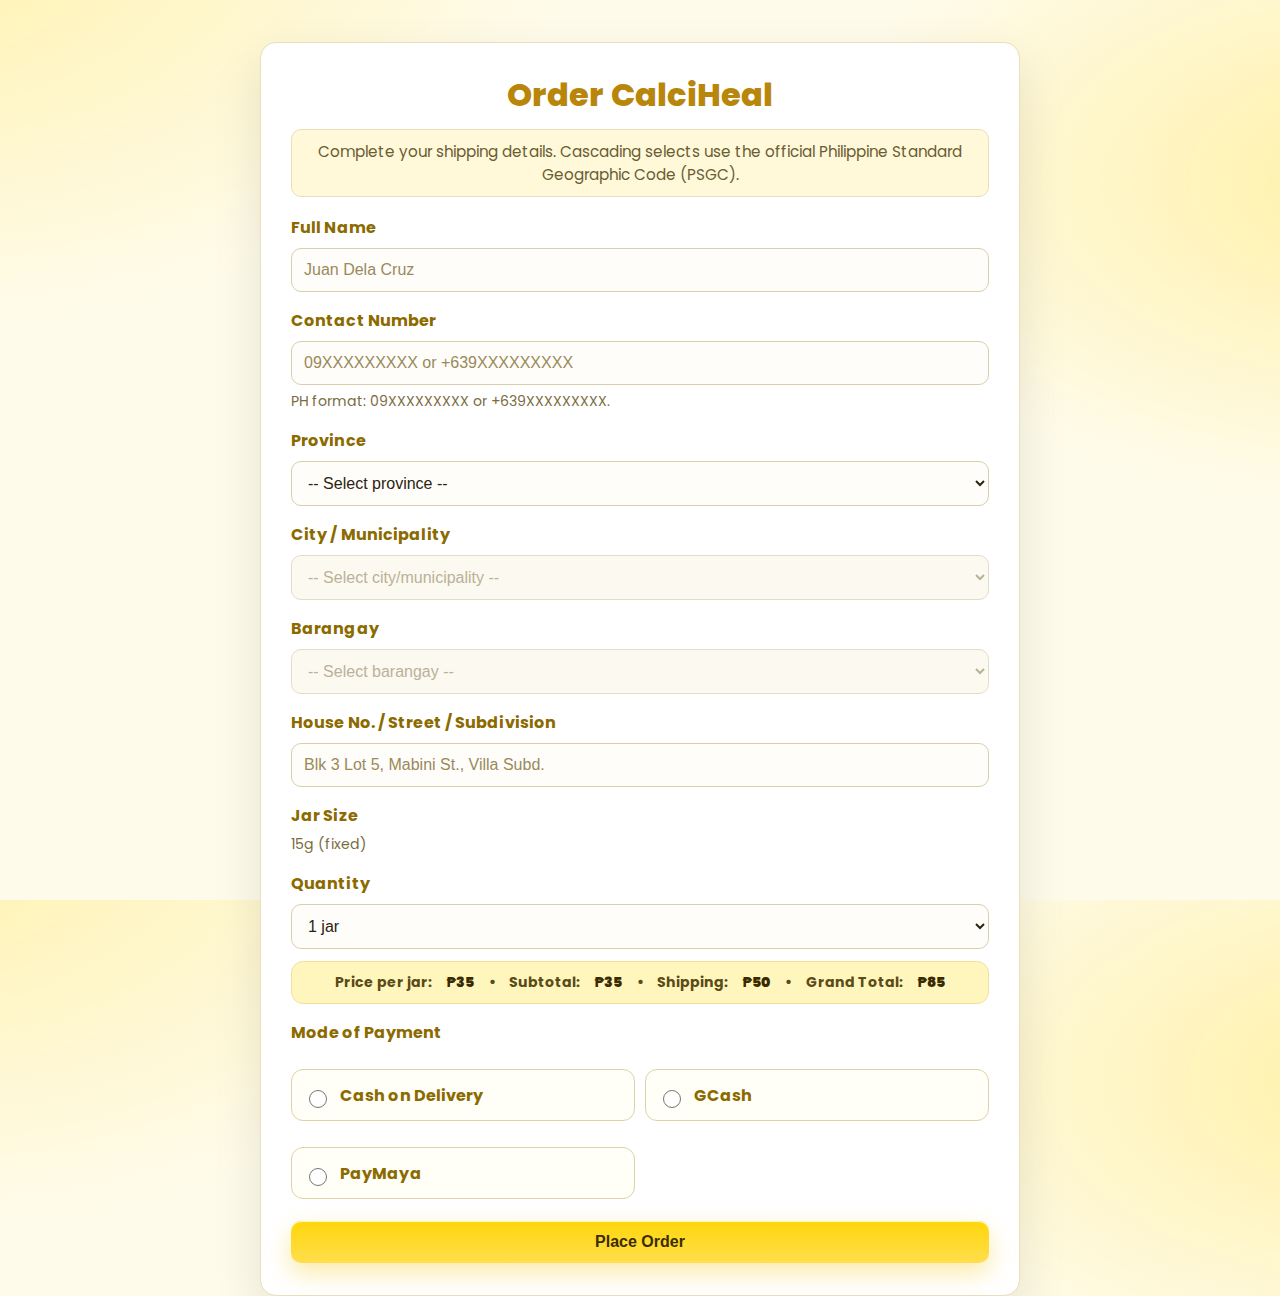
<file: shop.html>
<!DOCTYPE html>
<html lang="en">
<head>
  <meta charset="UTF-8" />
  <meta name="viewport" content="width=device-width, initial-scale=1.0" />
  <title>Order – CalciHeal</title>

  <!-- Polished typography -->
  <link rel="preconnect" href="https://fonts.gstatic.com" crossorigin>
  <link href="https://fonts.googleapis.com/css2?family=Poppins:wght@400;600;700&display=swap" rel="stylesheet">

  <style>
    :root{
      --bg:#fffbea;
      --panel:#ffffff;
      --ink:#2b2411;
      --muted:#6a5c33;
      --accent:#ffd60a;
      --accent-2:#ffc300;
      --accent-ink:#3b2d00;
      --border:#eadfbb;
      --soft:#fff9d9;
      --pill:#fff6bd;
      --focus:#ffdf4d;
    }
    *{box-sizing:border-box}
    html,body{height:100%}
    body{
      font-family:'Poppins',system-ui,-apple-system,Segoe UI,Roboto,Ubuntu,"Helvetica Neue",Arial,sans-serif;
      background:
        radial-gradient(1000px 600px at -10% -10%, #fff1a8 0%, transparent 70%),
        radial-gradient(900px 500px at 110% 20%, #fff0a3 0%, transparent 65%),
        var(--bg);
      margin:0; color:var(--ink);
    }
    .shop-container{
      max-width:760px; margin:42px auto; background:var(--panel);
      padding:24px 22px 28px; border-radius:16px; border:1px solid var(--border);
      box-shadow:0 20px 50px rgba(0,0,0,.10), 0 2px 0 #fff inset;
    }
    h1{margin:0 0 10px;text-align:center;color:#b8860b;font-weight:800;letter-spacing:.2px}
    p.note{
      margin:0 0 18px;color:var(--muted);text-align:center;font-size:.95rem;
      background:var(--soft);border:1px solid var(--border);padding:10px 12px;border-radius:10px
    }
    label{display:block;margin-top:16px;font-weight:700;color:#8b6b00;letter-spacing:.1px}
    select,input,button{
      width:100%;padding:12px 12px;margin-top:8px;border:1px solid #d9cfad;border-radius:10px;
      font-size:15px;background:#fffdfa;color:var(--ink);transition:box-shadow .15s,border-color .15s,transform .02s
    }
    input::placeholder{color:#998a5b}
    select:disabled,input:disabled{background:#faf7eb;color:#9e916b}
    select:focus,input:focus,button:focus{
      outline:none;border-color:var(--focus);box-shadow:0 0 0 4px rgba(255,214,10,.25)
    }
    .help{font-size:.88rem;color:#7a6b40;margin-top:6px}
    .sr-only{position:absolute;left:-9999px}
    .error{border-color:#cc0000;box-shadow:0 0 0 3px rgba(204,0,0,.10)}
    .radio-grid{display:grid;grid-template-columns:repeat(2,minmax(0,1fr));gap:10px;margin-top:8px}
    .radio-grid label{
      display:flex;align-items:center;gap:10px;padding:12px 12px;background:#fffef7;border:1px solid #dfd2a7;border-radius:12px;
      cursor:pointer;user-select:none;transition:transform .05s,box-shadow .15s
    }
    .radio-grid label:hover{box-shadow:0 6px 16px rgba(0,0,0,.06)}
    .radio-grid input{accent-color:var(--accent);width:18px;height:18px}
    .radio-grid label:has(input:checked){
      border-color:#e6c53a;background:linear-gradient(180deg,#fffbd5,#fff6b4);box-shadow:0 8px 22px rgba(0,0,0,.08)
    }
    #priceDisplay{
      margin-top:12px;background:var(--pill);border:1px solid #f0e19a;color:#5a4b17;border-radius:12px;
      padding:10px 12px;font-weight:700;display:flex;flex-wrap:wrap;gap:.5rem .9rem;justify-content:center
    }
    #priceDisplay strong{color:#3a2a00}
    button[type="submit"]{
      background:linear-gradient(180deg,var(--accent),#ffde4d);color:var(--accent-ink);font-weight:800;border:none;margin-top:22px;
      box-shadow:0 10px 24px rgba(247,196,0,.35),inset 0 1px 0 #fff7b3
    }
    button[type="submit"]:hover{background:linear-gradient(180deg,var(--accent-2),#ffe164)}
    button[type="submit"]:active{transform:translateY(1px)}
    #paymentDetails{background:#fffef3;border:1px dashed #d7c99c;border-radius:12px}
    .spinner{display:inline-block;width:16px;height:16px;border:2px solid #eee;border-top-color:#6e5d26;border-radius:50%;
      animation:spin .7s linear infinite;margin-left:6px;vertical-align:middle}
    @keyframes spin{to{transform:rotate(360deg)}}
    @media (max-width:520px){button[type="submit"]{position:sticky;bottom:8px;z-index:2}.shop-container{padding-bottom:16px}}
    @media (min-width:900px){.shop-container{padding:28px 30px 32px}select,input,button{font-size:16px}}

    /* NEW: reliable utility for hiding elements */
    .hidden { display: none !important; }
  </style>
</head>
<body>
  <div class="shop-container" role="form">
    <h1>Order CalciHeal</h1>
    <p class="note">Complete your shipping details. Cascading selects use the official Philippine Standard Geographic Code (PSGC).</p>

    <form id="orderForm" action="https://formspree.io/f/myzdykno" method="POST" novalidate>
      <!-- 1) FULL NAME -->
      <label for="name">Full Name <span class="sr-only">(required)</span></label>
      <input type="text" id="name" name="name" autocomplete="name" required placeholder="Juan Dela Cruz" />

      <!-- Contact Number -->
      <label for="contact">Contact Number</label>
      <input
        type="tel"
        id="contact"
        name="contact"
        inputmode="tel"
        placeholder="09XXXXXXXXX or +639XXXXXXXXX"
        pattern="^(?:\+?63|0)9\d{9}$"
        title="Use 09XXXXXXXXX or +639XXXXXXXXX"
        required
      />
      <div class="help">PH format: 09XXXXXXXXX or +639XXXXXXXXX.</div>

      <!-- 2) ADDRESS -->
      <label for="province">Province <span id="provLoading" aria-live="polite" class="sr-only"></span></label>
      <select id="province" name="province" required>
        <option value="">-- Select province --</option>
      </select>

      <label for="city">City / Municipality <span id="cityLoading" aria-live="polite" class="sr-only"></span></label>
      <select id="city" name="city" required disabled>
        <option value="">-- Select city/municipality --</option>
      </select>

      <label for="barangay">Barangay <span id="brgyLoading" aria-live="polite" class="sr-only"></span></label>
      <select id="barangay" name="barangay" required disabled>
        <option value="">-- Select barangay --</option>
      </select>

      <label for="address">House No. / Street / Subdivision</label>
      <input type="text" id="address" name="address" placeholder="Blk 3 Lot 5, Mabini St., Villa Subd." required />

      <!-- 3) JAR SIZE (fixed to 15g) -->
      <label>Jar Size</label>
      <div class="help">15g (fixed)</div>
      <input type="hidden" name="size" value="15g" />

      <!-- 4) QUANTITY + Totals -->
      <label for="quantitySelect">Quantity</label>
      <select id="quantitySelect">
        <option value="1">1 jar</option>
        <option value="2">2 jars</option>
        <option value="3">3 jars</option>
        <option value="4">4 jars</option>
        <option value="5">5 jars</option>
        <option value="other">Other (specify)</option>
      </select>
      <input type="number" id="quantityOther" class="hidden" min="6" step="1" placeholder="Enter quantity (6 or more)" />
      <input type="hidden" id="quantityValue" name="quantity" value="1" />

      <div id="priceDisplay" class="help">
        Price per jar: <strong>₱35</strong>
        <span>•</span> Subtotal: <strong id="priceSubtotal">₱35</strong>
        <span>•</span> Shipping: <strong id="priceShipping">₱50</strong>
        <span>•</span> Grand Total: <strong id="priceTotal">₱85</strong>
      </div>
      <input type="hidden" id="subtotalField" name="subtotal" value="₱35" />
      <input type="hidden" id="shippingField" name="shipping" value="₱50" />
      <input type="hidden" id="totalField" name="total" value="₱85" />

      <!-- 5) MODE OF PAYMENT (last) -->
      <label id="payLabel">Mode of Payment</label>
      <div role="group" aria-labelledby="payLabel" class="radio-grid">
        <label><input type="radio" name="payment_method" value="COD" required /> Cash on Delivery</label>
        <label><input type="radio" name="payment_method" value="GCash" /> GCash</label>
        <label><input type="radio" name="payment_method" value="PayMaya" /> PayMaya</label>
      </div>

      <!-- Start hidden by default -->
      <div id="paymentDetails" class="hidden" hidden
           style="margin-top:8px;padding:10px;border:1px dashed #bbb;border-radius:12px">
        <strong>Send payment via <span id="walletBrand">GCash/PayMaya</span> to:</strong>
        <div>Account name: <code>J******** C******…</code></div>
        <div>Number: <code id="walletNumber">09639717664</code></div>
        <button type="button" id="copyWallet" style="margin-top:8px">Copy number</button>
      </div>

      <button type="submit">Place Order</button>
    </form>
  </div>

  <script>
    // ===== PSGC-backed cascading dropdowns =====
    const API_BASE = 'https://psgc.gitlab.io/api';
    const provinceEl = document.getElementById('province');
    const cityEl = document.getElementById('city');
    const brgyEl = document.getElementById('barangay');
    const provLoading = document.getElementById('provLoading');
    const cityLoading = document.getElementById('cityLoading');
    const brgyLoading = document.getElementById('brgyLoading');
    const state = { provinces: [], cities: [], municipalities: [] };

    const option = (value, text) => {
      const o = document.createElement('option'); o.value = value; o.textContent = text; return o;
    };
    const resetSelect = (el, placeholder, disable=true) => {
      el.innerHTML = ''; el.appendChild(option('', placeholder));
      el.value = ''; el.disabled = !!disable;
    };
    const showSpinner = (labelEl, on=true) => {
      labelEl.innerHTML = on ? '<span class="spinner" aria-hidden="true"></span> Loading…' : '';
    };

    async function bootstrapLocations(){
      try{
        showSpinner(provLoading, true);
        const [provsRes, citiesRes, muniRes] = await Promise.all([
          fetch(`${API_BASE}/provinces/`),
          fetch(`${API_BASE}/cities/`),
          fetch(`${API_BASE}/municipalities/`)
        ]);
        state.provinces = await provsRes.json();
        state.cities = await citiesRes.json();
        state.municipalities = await muniRes.json();

        state.provinces.sort((a,b)=> a.name.localeCompare(b.name,'en',{sensitivity:'base'}))
          .forEach(p=> provinceEl.appendChild(option(p.code, p.name)));
      } catch(err){
        console.error('PSGC bootstrap failed', err);
        alert('We had trouble loading location lists. You can still type the barangay in the address box.');
      } finally{
        showSpinner(provLoading, false);
      }
    }

    provinceEl.addEventListener('change', ()=>{
      resetSelect(cityEl, '-- Select city/municipality --');
      resetSelect(brgyEl, '-- Select barangay --');
      const pcode = provinceEl.value;
      if(!pcode) return;

      cityEl.disabled = false; showSpinner(cityLoading, true);
      const localities = [
        ...state.cities.filter(c=> c.provinceCode === pcode).map(c=> ({ code:c.code, name:c.name, kind:'city' })),
        ...state.municipalities.filter(m=> m.provinceCode === pcode).map(m=> ({ code:m.code, name:m.name, kind:'municipality' }))
      ].sort((a,b)=> a.name.localeCompare(b.name,'en',{sensitivity:'base'}));

      localities.forEach(loc=>{
        const o = option(`${loc.kind}:${loc.code}`, loc.name);
        o.dataset.kind = loc.kind; o.dataset.code = loc.code;
        cityEl.appendChild(o);
      });
      showSpinner(cityLoading, false);
    });

    cityEl.addEventListener('change', async ()=>{
      resetSelect(brgyEl, '-- Select barangay --');
      const val = cityEl.value;
      if(!val) return;
      const [kind, code] = val.split(':');
      brgyEl.disabled = false; showSpinner(brgyLoading, true);
      try{
        const url = kind === 'city'
          ? `${API_BASE}/cities/${code}/barangays/`
          : `${API_BASE}/municipalities/${code}/barangays/`;
        const res = await fetch(url);
        const list = await res.json();
        list.sort((a,b)=> a.name.localeCompare(b.name,'en',{sensitivity:'base'}))
          .forEach(b=> brgyEl.appendChild(option(b.name, b.name)));
      } catch(err){
        console.error('Barangay fetch failed', err);
        const o = option('OTHER', 'Barangay not listed — type in address box');
        brgyEl.appendChild(o);
      } finally{
        showSpinner(brgyLoading, false);
      }
    });

    // ===== Quantity + Totals (₱35 per jar + ₱50 shipping) =====
    const UNIT_PRICE = 35;
    const SHIPPING_FEE = 50;

    const qtySelect = document.getElementById('quantitySelect');
    const qtyOther = document.getElementById('quantityOther');
    const qtyValue = document.getElementById('quantityValue');

    const priceSubtotal = document.getElementById('priceSubtotal');
    const priceShipping = document.getElementById('priceShipping');
    const priceTotal = document.getElementById('priceTotal');

    const subtotalField = document.getElementById('subtotalField');
    const shippingField = document.getElementById('shippingField');
    const totalField = document.getElementById('totalField');

    function computeQty(){
      if (qtySelect.value === 'other'){
        const n = parseInt(qtyOther.value || '0', 10);
        return isNaN(n) ? 0 : n;
      }
      return parseInt(qtySelect.value, 10) || 0;
    }

    function updateTotal(){
      const q = computeQty();
      const subtotal = q > 0 ? UNIT_PRICE * q : 0;
      const shipping = q > 0 ? SHIPPING_FEE : 0;
      const grand = subtotal + shipping;

      priceSubtotal.textContent = subtotal ? ('₱' + subtotal.toLocaleString('en-PH')) : '—';
      priceShipping.textContent = shipping ? ('₱' + shipping.toLocaleString('en-PH')) : '₱0';
      priceTotal.textContent = grand ? ('₱' + grand.toLocaleString('en-PH')) : '—';

      subtotalField.value = subtotal ? ('₱' + subtotal.toLocaleString('en-PH')) : '';
      shippingField.value = shipping ? ('₱' + shipping.toLocaleString('en-PH')) : '₱0';
      totalField.value = grand ? ('₱' + grand.toLocaleString('en-PH')) : '';
    }

    function syncQty(){
      if (qtySelect.value === 'other'){
        qtyOther.classList.remove('hidden');
        qtyOther.required = true;
        qtyValue.value = '';
      } else {
        qtyOther.classList.add('hidden');
        qtyOther.required = false;
        qtyOther.value = '';
        qtyValue.value = qtySelect.value;
      }
      updateTotal();
    }
    qtySelect.addEventListener('change', syncQty);
    qtyOther.addEventListener('input', updateTotal);
    syncQty();

    // ===== Payment details reveal + copy (robust show/hide) =====
    const payRadios = document.querySelectorAll('input[name="payment_method"]');
    const paymentDetails = document.getElementById('paymentDetails');
    const walletBrandEl = document.getElementById('walletBrand');
    const copyBtn = document.getElementById('copyWallet');
    const walletNumber = document.getElementById('walletNumber')?.textContent || '';

    function updatePaymentDetails(){
      const selected = document.querySelector('input[name="payment_method"]:checked')?.value || '';
      const show = (selected === 'GCash' || selected === 'PayMaya');

      paymentDetails.classList.toggle('hidden', !show);
      paymentDetails.toggleAttribute('hidden', !show);   // NEW: also toggle native attribute

      if (show) walletBrandEl.textContent = selected;
    }
    payRadios.forEach(r=> r.addEventListener('change', updatePaymentDetails));
    updatePaymentDetails();

    copyBtn?.addEventListener('click', ()=>{
      if (!walletNumber) return;
      navigator.clipboard.writeText(walletNumber).then(()=>{
        copyBtn.textContent = 'Copied!';
        setTimeout(()=> copyBtn.textContent = 'Copy number', 1200);
      });
    });

    // Friendly validation + AJAX submit then redirect to thankyou.html
    const form = document.getElementById('orderForm');
    form.addEventListener('submit', async (e) => {
      if (!form.checkValidity()){
        e.preventDefault();
        [provinceEl, cityEl, brgyEl, document.getElementById('name'), document.getElementById('contact'), document.getElementById('address')]
          .forEach(el => { el.classList.toggle('error', !el.checkValidity()); });
        alert('Please complete all required fields in the correct format.');
        return;
      }

      qtyValue.value = (qtySelect.value === 'other' && qtyOther.value) ? qtyOther.value : qtySelect.value;
      updateTotal();

      e.preventDefault();
      const formData = new FormData(form);
      try {
        await fetch(form.action, {
          method: 'POST',
          body: formData,
          headers: { 'Accept': 'application/json' }
        });
      } catch (err) {
        console.error('Form submit error:', err);
      }
      window.location.href = 'thankyou.html';
    });

    bootstrapLocations();
  </script>
</body>
</html>
</file>
